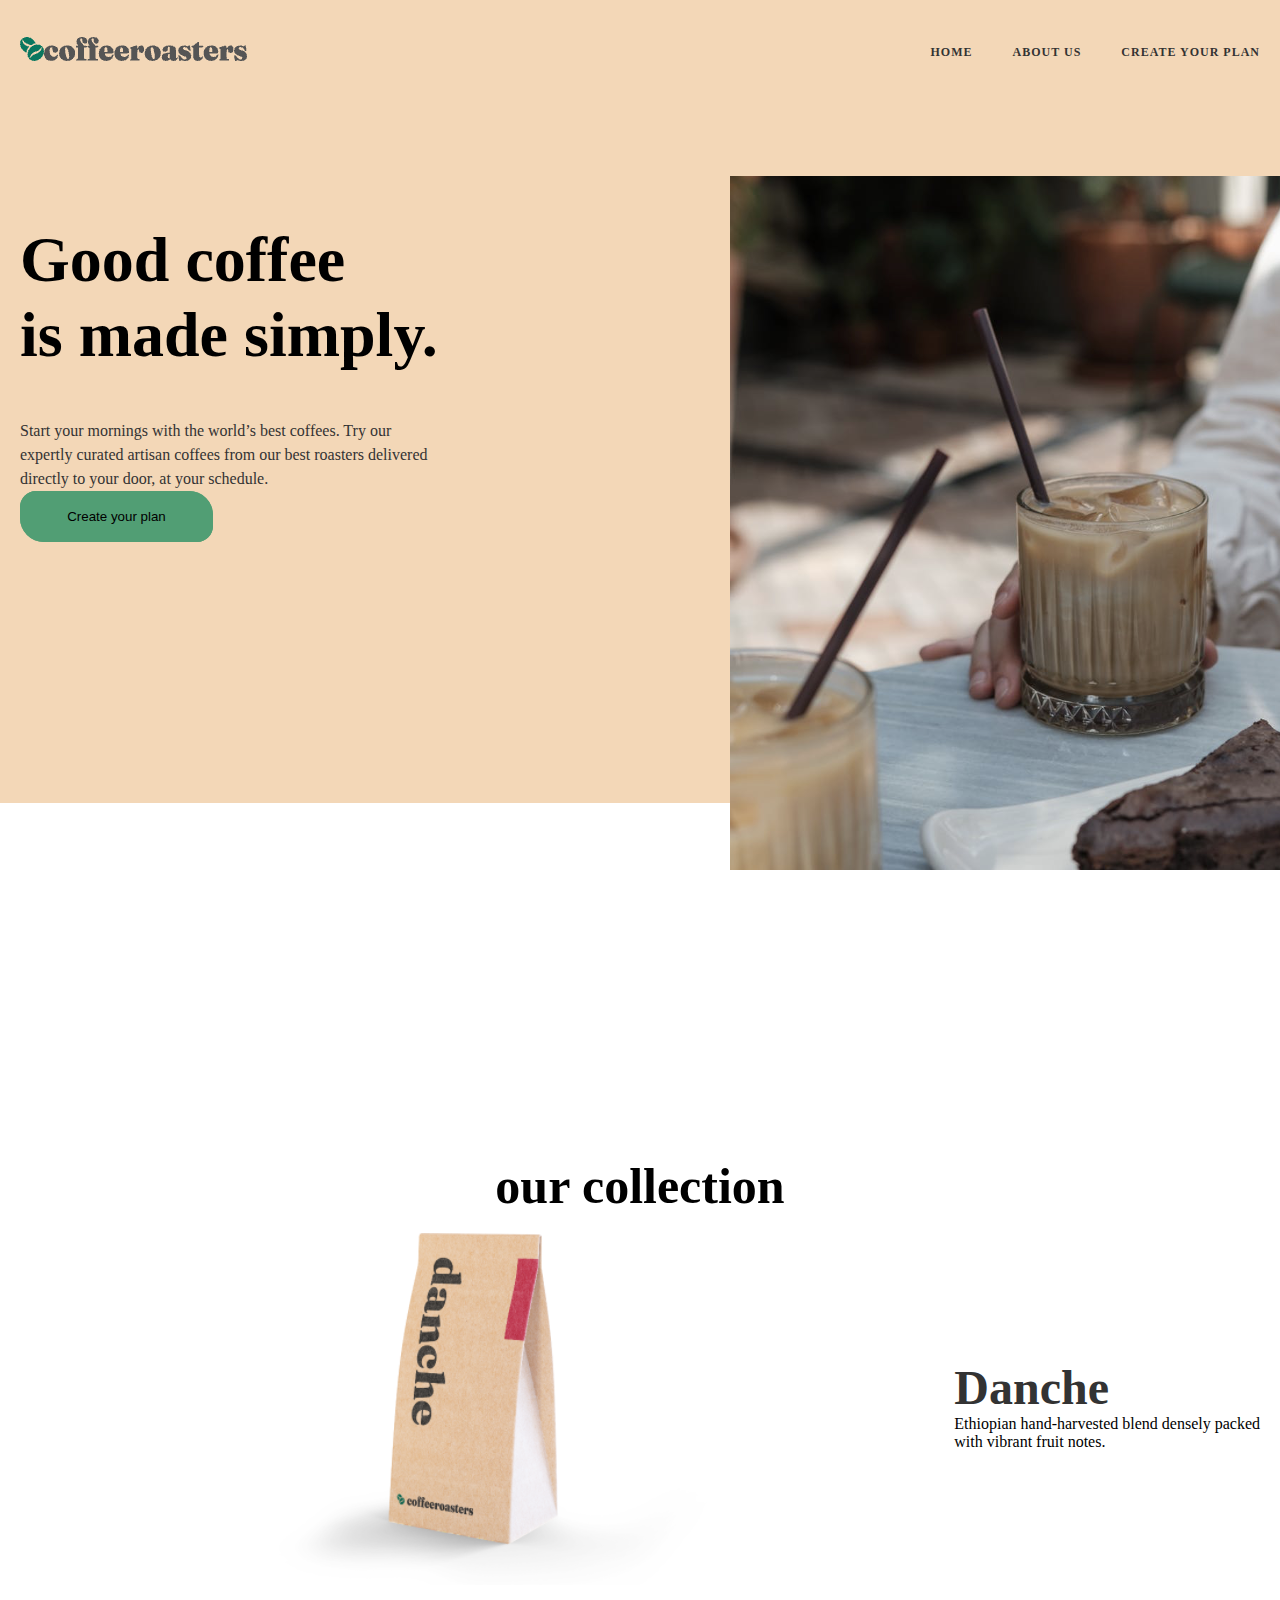
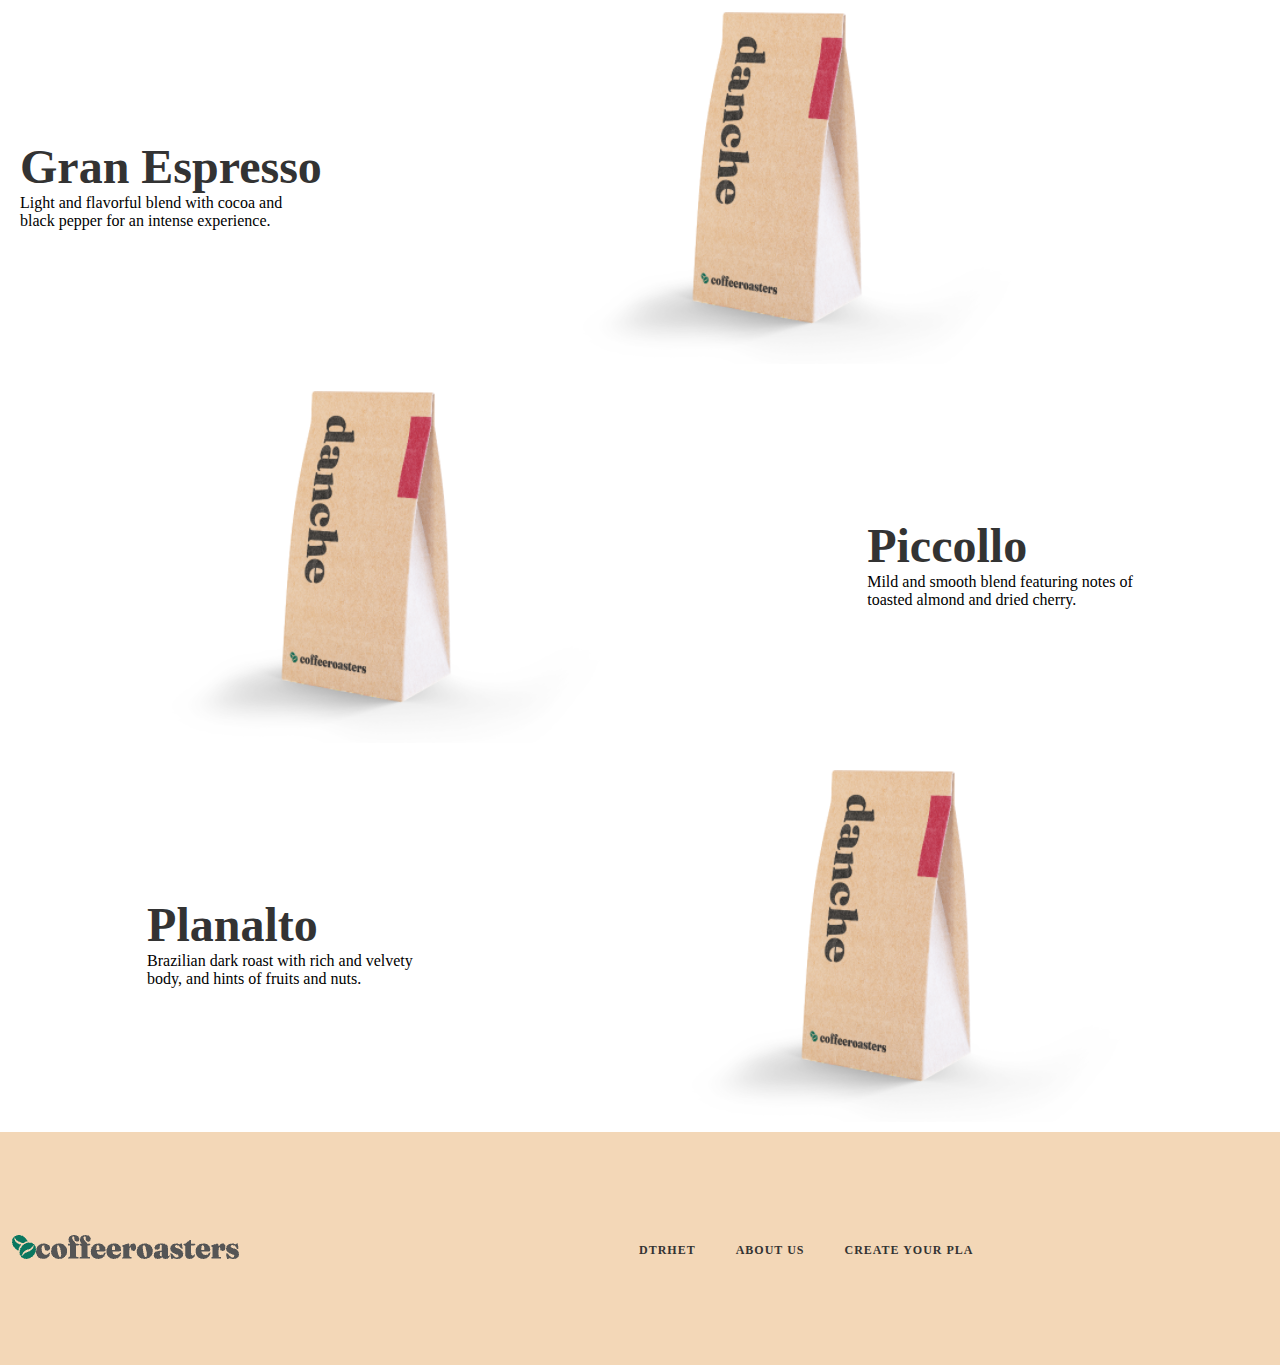
<file: index.html>
<!DOCTYPE html>
<html lang="en">

<head>
    <meta charset="UTF-8">
    <meta name="viewport" content="width=device-width, initial-scale=1.0">
    <title>Document</title>
    <link rel="stylesheet" href="./main.css">
</head>

<body>
    <header class="header">
        <div class="contener">
            <nav class="header__nav container">
                <a href="./index.html">
                    <img src="./imedes/Group 3614.png" alt="">
                </a>
                <ul class="header__list">
                    <li class="header__item">
                        <a class="header__link" href="#">HOME</a>
                    </li>
                    <li class="header__item">
                        <a class="header__link" href="./ABOUT.html">ABOUT US</a>
                    </li>
                    <li class="header__item">
                        <a class="header__link" href="#">Create your plan</a>
                    </li>
                </ul>
            </nav>
            <div class="hero-index container">
                <div class="hero__img container">
                    <img src="./imedes/Rectangle 679.png" alt="">
                </div>
                <div class="hero__-h1">
                    <h1 class="hero__tekst">Good coffee<br>
                        is made simply.</h1>
                    <p class="hero__p">Start your mornings with the world’s best coffees. Try our <br> expertly curated
                        artisan coffees from our best roasters delivered <br> directly to your door, at your schedule.
                    </p>
                    <div class="kit__bnt">
                        <button class="kit__bnt">Create your plan</button>
                    </div>
                </div>
            </div>
        </div>
    </header>

    <main class="container">
        <div class="content container">
            <h2 class="hero__kil">our collection</h2>
        </div>
        <div class="cards">
            <div class="card container">
                <img src="./imedes/kopi4.png" alt="">
            </div>
            <div class="nil">
                <h2 class="hero__">Danche</h2>
                <p class="hero__ti">Ethiopian hand-harvested blend densely packed <br> with vibrant fruit notes.</p>
            </div>
        </div>
        <div class="cards container">

            <div class="nil">
                <h2 class="hero__">Gran Espresso</h2>
                <p class="hero__ti">Light and flavorful blend with cocoa and <br> black pepper for an intense
                    experience.</p>
            </div>
            <div class="card container">
                <img src="./imedes/kopi4.png" alt="">
            </div>
        </div>
        <div class="cards">
            <div class="card">
                <img src="./imedes/kopi4.png" alt="">
            </div>
            <div class="nil">
                <h2 class="hero__">Piccollo</h2>
                <p class="hero__ti">Mild and smooth blend featuring notes of <br> toasted almond and dried cherry.</p>
            </div>
        </div>
        </div>
        <div class="cards">
            <div class="nil">
                <h2 class="hero__">Planalto</h2>
                <p class="hero__ti">Brazilian dark roast with rich and velvety <br> body, and hints of fruits and nuts.
                </p>
            </div>
            <div class="card">
                <img src="./imedes/kopi4.png" alt="">
            </div>
        </div>


    </main>
    <footer class="ota">
        <div class="nebara ">
            <nav class="header__">
                <a href="./index.html">
                    <img src="./imedes/Group 3614.png" alt="">
                </a>
                <ul class="header__list">
                    <li class="header__item">
                        <a class="header__link" href="#">dtrhet</a>
                    </li>
                    <li class="header__item">
                        <a class="header__link" href="./ABOUT.html">ABOUT US</a>
                    </li>
                    <li class="header__item">
                        <a class="header__link" href="#">Create your pla</a>
                    </li>
                </ul>
            </nav>
            <div class="header__telegram">
                <img src="./imedes/Vector (10).png" alt="">
                <img src="./imedes/Vector (10).png" alt="">
                <img src="./imedes/Vector (10).png" alt="">
            </div>
        </div>
    </footer>
</body>

</html>
</file>
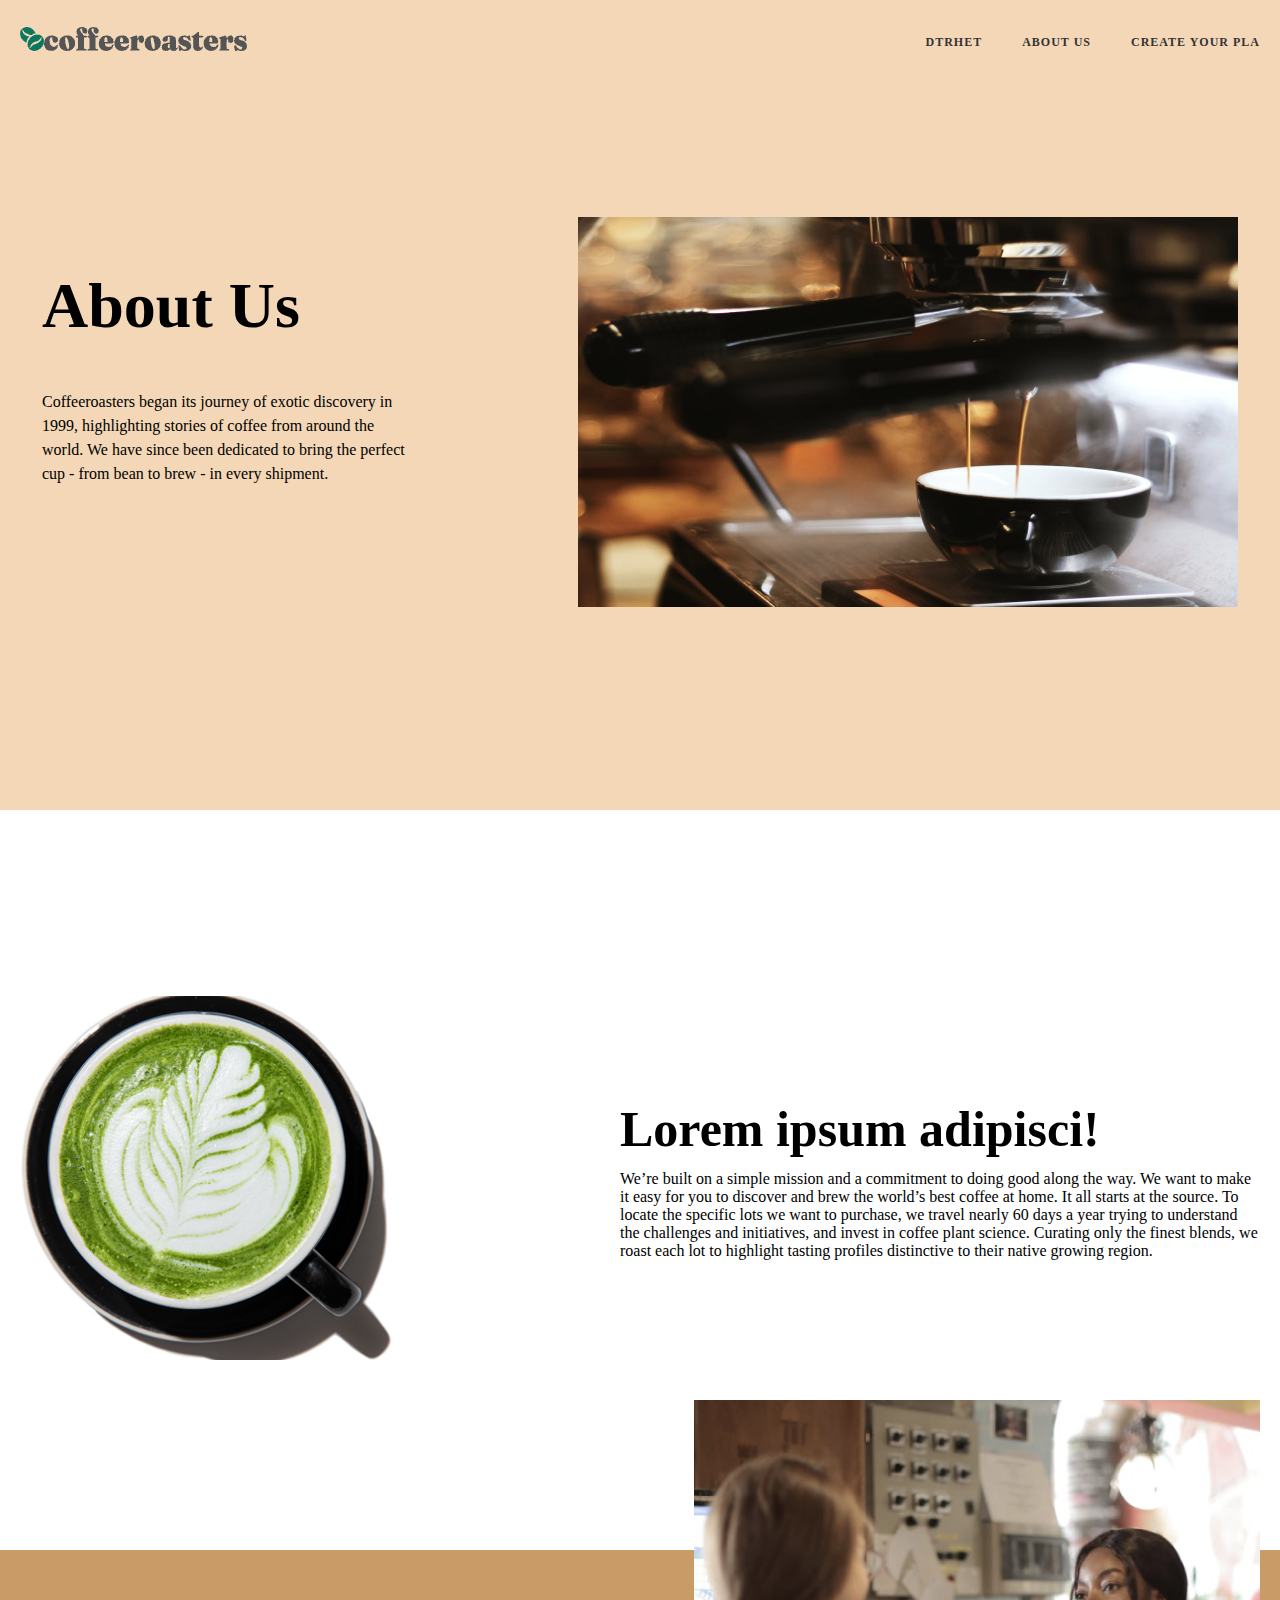
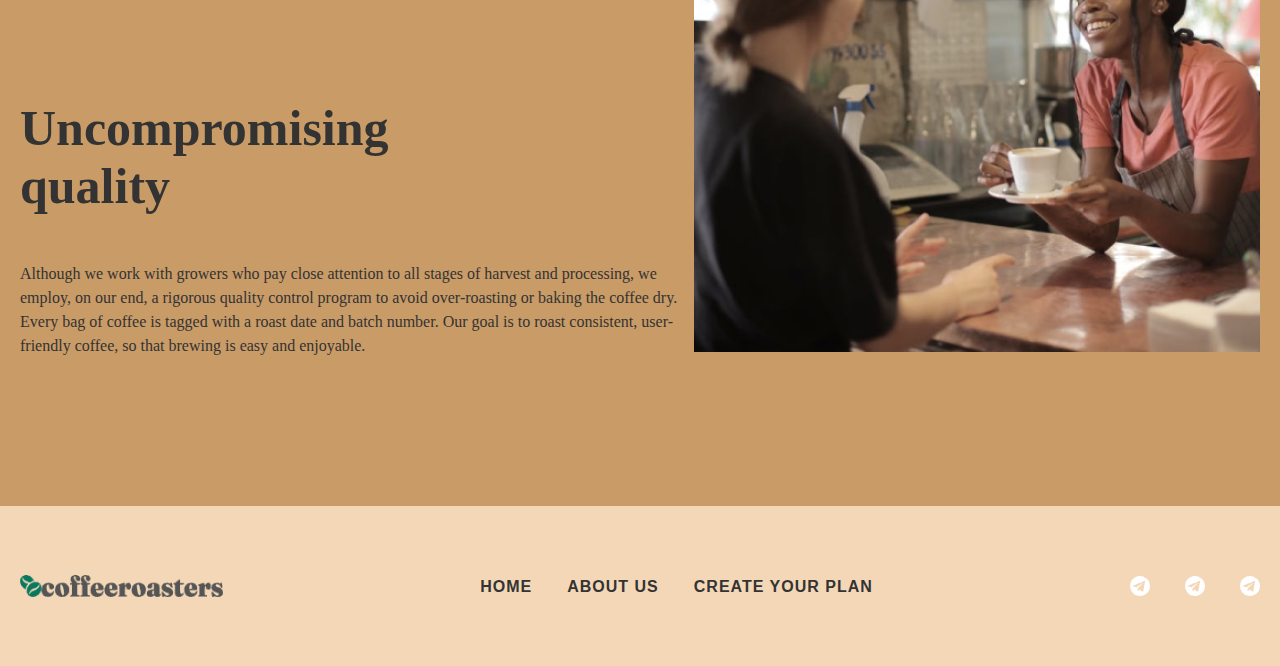
<file: ABOUT.html>
<!DOCTYPE html>
<html lang="en">

<head>
  <meta charset="UTF-8" />
  <meta name="viewport" content="width=device-width, initial-scale=1.0" />
  <title>Document</title>
  <link rel="stylesheet" href="./main.css" />
</head>

<body>
  <header class="hero__mars ">
    <div class="container">
      <nav class="header__nav">
        <a href="./index.html">
          <img src="./imedes/Group 3614.png" alt="" />
        </a>
        <ul class="header__list">
          <li class="header__item">
            <a class="header__link" href="#">dtrhet</a>
          </li>
          <li class="header__item">
            <a class="header__link" href="./index.html">ABOUT US</a>
          </li>
          <li class="header__item">
            <a class="header__link" href="#">Create your pla</a>
          </li>
        </ul>
      </nav>
      <div class="hero">
        <div class="hero__levt">
          <h1 class="hero__h1">About Us</h1>
          <p class="hero--p">
            Coffeeroasters began its journey of exotic discovery in 1999,
            highlighting stories of coffee from around the world. We have
            since been dedicated to bring the perfect cup - from bean to brew
            - in every shipment.
          </p>
        </div>
        <div class="hero__img--raet">
          <img src="./imedes/Rectangle 679 (2).png" alt="">
        </div>
      </div>
    </div>
  </header>

  <main>
    <div class="container">
      <div class="tea_flex">
        <div class="teaimg">
          <img src="./imedes/cup-6 1.png" alt="">
        </div>
        <div class="teatiltle">
          <h1 class="hero__lip">Lorem ipsum adipisci!</h1>
          <p>We’re built on a simple mission and a commitment to doing good along the way. We want to make it easy for
            you to discover and brew the world’s best coffee at home. It all starts at the source. To locate the
            specific lots we want to purchase, we travel nearly 60 days a year trying to understand the challenges and
            initiatives, and invest in coffee plant science. Curating only the finest blends, we roast each lot to
            highlight tasting profiles distinctive to their native growing region.</p>
        </div>
      </div>
    </div>
      <div class="raeng">
        <div class="container">
        <div class="dero ">
          <div class="nil">
            <h2 class="hero__li">Uncompromising quality</h2>
            <p class="hero__p">Although we work with growers who pay close attention to all stages of harvest and processing,
              we employ, on our end, a rigorous quality control program to avoid over-roasting or baking the coffee dry.
              Every bag of coffee is tagged with a roast date and batch number. Our goal is to roast consistent,
              user-friendly coffee, so that brewing is easy and enjoyable.</p>
          </div>
          <div class="rasm__kope">
            <img src="./imedes/Rectangle 681.png" alt="">
          </div>
        </div>
      </div>
    </div>
  
  </main>
  
  <footer>
    <div class="container">
      <div class="footer_flex">
        <div class="footer_box">
          <img src="./imedes/Group 3614.png" width="203" alt="">
        </div>
        <div class="footer_box">
          <a href="/index.html">Home</a>
          <a href="">ABOUT US</a>
          <a href="">Create your plan</a>
        </div>
        <div class="footer_box">
          <img src="./imedes/Vector (10).png" alt="">
          <img src="./imedes/Vector (10).png" alt="">
          <img src="./imedes/Vector (10).png" alt="">
        </div>
      </div>
    </div>
</footer>
</body>

</html>
</file>
<file: main.css>
* {
  margin: 0px;
  padding: 0px;
  box-sizing: border-box;
  list-style: none;
}
.header {
  padding-top: 22px;
  background-color: #f3d7b7;
}
.contener {
  min-width: 1240px;
  margin: 0 auto;
  padding: 0 20px;
  margin-top: -12px;
}
.header__list {
  display: flex;
  align-items: center;
  gap: 40px;
  background-color: #f3d7b7;
}
.header__link {
  color: #333333;
  font-family: "Roboto";
  font-size: 12px;
  font-weight: 700;
  line-height: 14px;
  letter-spacing: 1px;
  text-transform: uppercase;
  text-decoration: none;
  transition: 0.5s ease-in-out;
  margin-top: 10px;
}
.header__link:hover {
  color: #ff0000;
}

.header__nav {
  padding-top: 27px;
  padding-bottom: 27px;
  display: flex;
  justify-content: space-between;
  align-items: center;
}

.hero__-h1 {
  padding-top: 130px;
  padding-bottom: 4px;
}
.hero__tekst {
  color: #000000;
  font-family: Roboto;
  font-size: 64px;
  font-weight: 700;
  line-height: 75px;
  letter-spacing: 0px;
  text-align: left;
}
.hero__p {
  color: #000000;
  font-family: "Roboto";
  font-size: 16px;
  font-weight: 400;
  line-height: 24px;
  letter-spacing: 0px;
  text-align: left;
  padding-top: 47px;
}
.hero__tekst-p {
  padding-top: 47px;
  padding-bottom: 30px;
}
.kit__bnt {
  width: 193px;
  height: 51px;
  background: #519e74;
  border: none;
  border-radius: 16px 24px;
  margin-bottom: 257px;
}
.kit__bnt:hover {
  background-color: rgb(255, 0, 0);
  border: none;
  transition: 0.5s ease-in-out;
  justify-content: center;
  border-radius: 16px 24px;
}
.hero__img {
  position: absolute;
  top: -110px;
  width: 710px;
  height: 694px;
  left: 730px;
  right: 0;
  top: 176px;
  bottom: 0;
}
.hero__kil {
  color: rgb(0, 0, 0);
  font-family: "Roboto";
  font-size: 50px;
  font-weight: 700;
  line-height: 59px;
  letter-spacing: 0px;
  text-align: center;
  padding-top: 354px;
}
.card__h3 {
  color: #333333;
  font-family: "Roboto";
  font-size: 48px;
  font-weight: 500;
  line-height: 56px;
  letter-spacing: 0px;
  text-align: left;
}
.card__p {
  color: #333333;
  font-family: "Roboto";
  font-size: 22px;
  font-weight: 400;
  line-height: 34px;
  letter-spacing: 0px;
  text-align: left;
}
.card:hover {
  transform: scale(1.7);
}
.card {
  transition: ease-in-out 0.5s;
}
.hero__ {
  color: #333333;
  font-family: "Roboto";
  font-size: 48px;
}

.cards {
  display: flex;
  align-items: center;
  justify-content: space-around;
}
.raet {
  display: flex;
  justify-content: right;
}
.hero__ii {
  color: #333333;
  font-family: "Roboto";
  font-size: 12px;
}
.hero__mabzy {
  color: #333333;
  font-family: "Roboto";
  font-size: 22px;
  padding-top: 10px;
}
.ada {
  display: flex;
  align-items: center;
  justify-content: space-between;
}
.raet:hover {
  transform: scale(1.7);
}
.raet {
  transition: ease-in-out 0.5s;
}

.nebara {
  width: 1519px;
  height: 233px;
  background: #f3d7b7;
  display: flex;
  align-items: center;
  /* justify-content: space-between; */
}
.header__ {
  display: flex;
  justify-content: space-between;
  align-items: center;
  gap: 400px;
  margin-left: 12px;
}
.header__telegram {
  display: flex;
  align-items: center;
  gap: 20px;
  margin-left: 331px;
}
.hero__mars {
  width: 100%;
  height: 90vh;
  background-color: #f3d7b7;
}
.hero__h1 {
  color: rgb(0, 0, 0);
  font-family: Roboto;
  font-size: 64px;
  font-weight: 700;
  line-height: 75px;
  letter-spacing: 0px;
  text-align: left;
}
.hero--p {
  color: #000000;
  font-family: Roboto;
  font-size: px;
  font-weight: 400;
  line-height: 24px;
  letter-spacing: 0px;
  text-align: left;
  padding-top: 47px;
}
.hero {
  margin-top: 135px;
  gap: 120px;
  display: flex;
  justify-content: space-around;
  align-items: center;
}
.hero__levt {
  width: 372px;
  height: 292px;
}

.container {
  max-width: 1240px;
  margin: 0 auto;
  box-sizing: border-box;
}
.hero__lip {
  color: #000000;
  font-family: "Roboto";
  font-size: 50px;
}
.tea_flex {
  width: 1445.px;
  height: 740px;
  display: flex;
  align-items: center;
  justify-content: space-between;
  padding-top: 0px;
}
.teatiltle {
  width: 640px;
  gap: 12px;
  display: flex;
  flex-direction: column;
}
.dero {
  display: flex;
  align-items: center;
  justify-content: space-between;
  position: relative;
}
.rasm__kope{
  position: relative;
  top: -150px;
}
.raeng {
  background: rgb(201, 155, 103);
  
}
.rasm:before {
  content: "";
  position: absolute;
  top: 0;
  left: 0;
  width: 100%;
  height: 100%;
}
.rasm {
  width: 566px;
  height: 552px;
  padding-top: -60px;
}
.hero__li {
  width: 12px;
  color: #333333;
  font-family: "Roboto";
  font-size: 50px;
}
.hero__p {
  width: -90px;
  color: #333333;
  font-family: "Roboto";
  font-size: -50px;
}
.container{
  max-width: 1240px;
  margin: 0 auto;
  box-sizing: border-box;
}
footer{
  background: rgb(243, 215, 183);
  height: 160px;

}
.footer_flex{
  height: 160px;
  display: flex;
  align-items: center;
  justify-content: space-between;
}
.footer_box{
  display: flex;
  align-items: center;
  gap: 35px;
}
a{
  color: rgb(51, 51, 51);
font-family:'Gill Sans', 'Gill Sans MT', Calibri, 'Trebuchet MS', sans-serif;
font-size: 16px;
font-weight: 700;
line-height: 19px;
letter-spacing: 1px;
text-align: center;
text-transform: uppercase;
text-decoration: none;
}
</file>
